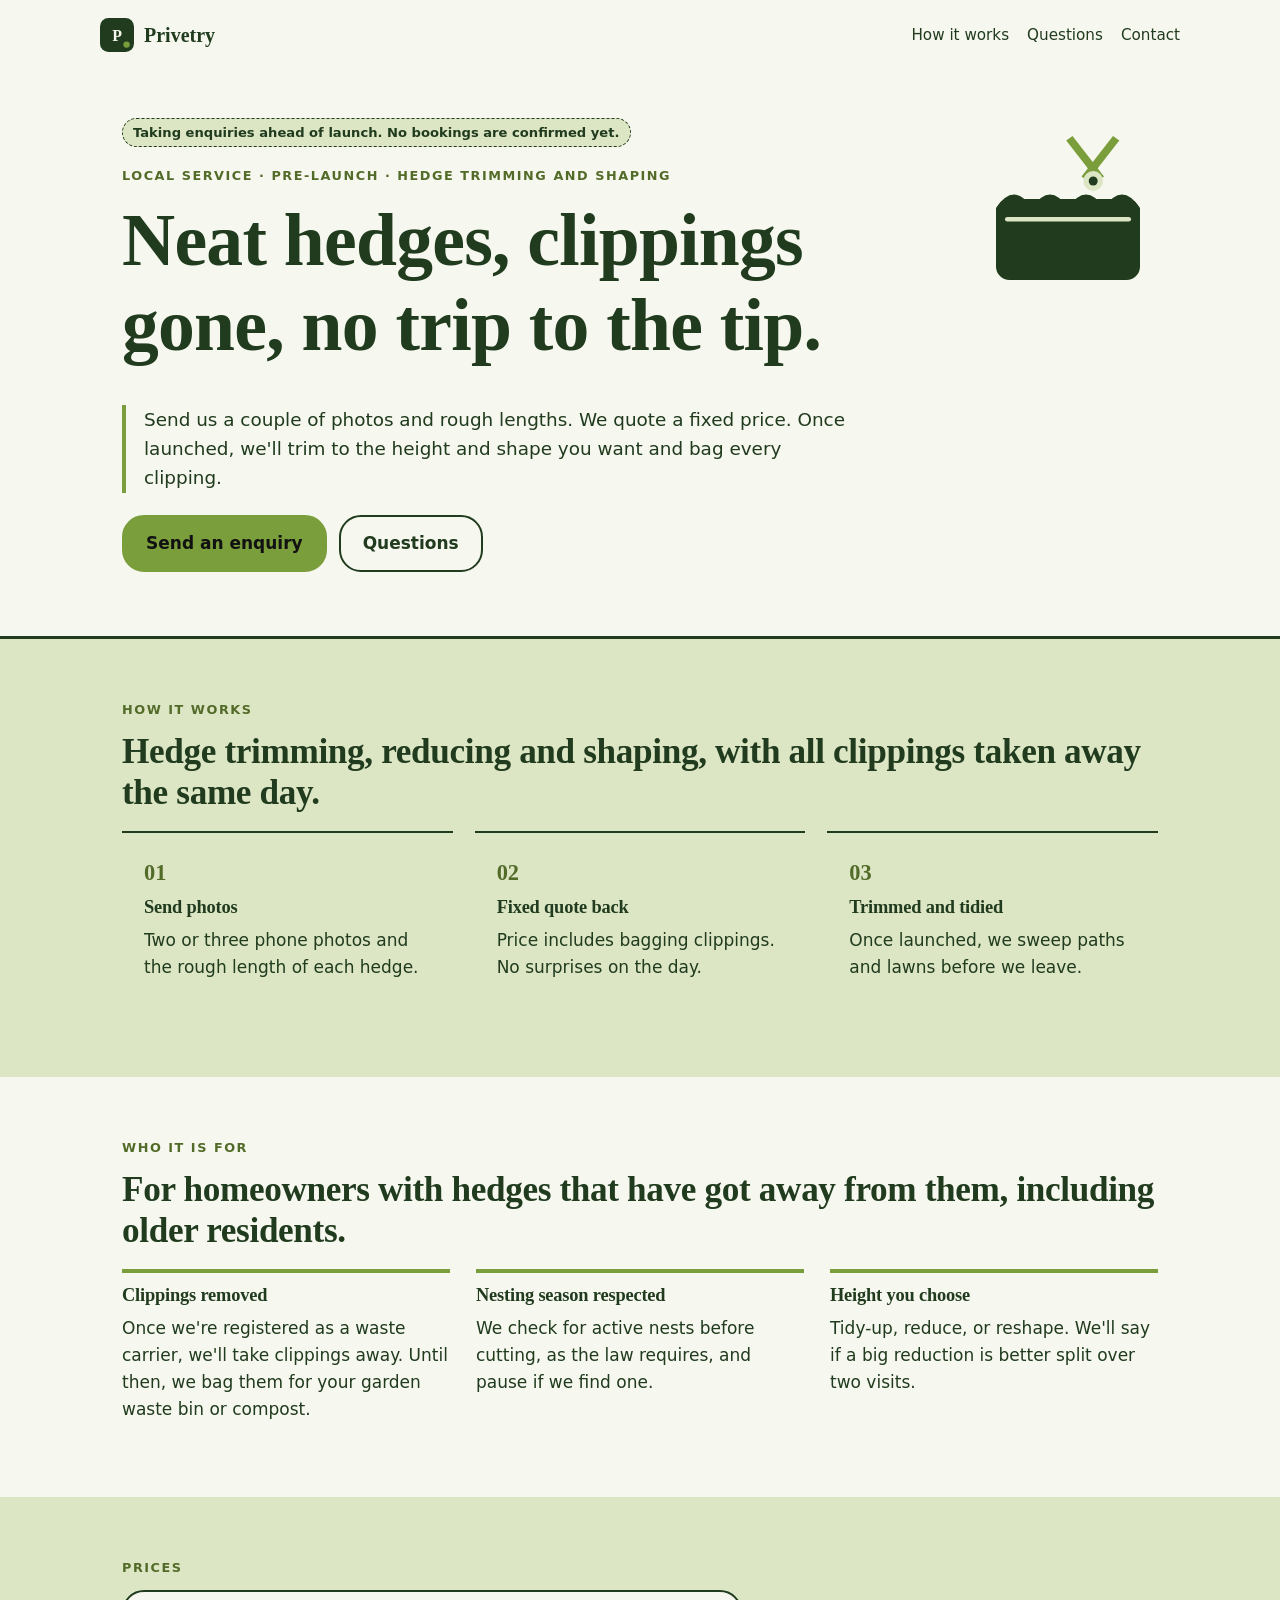
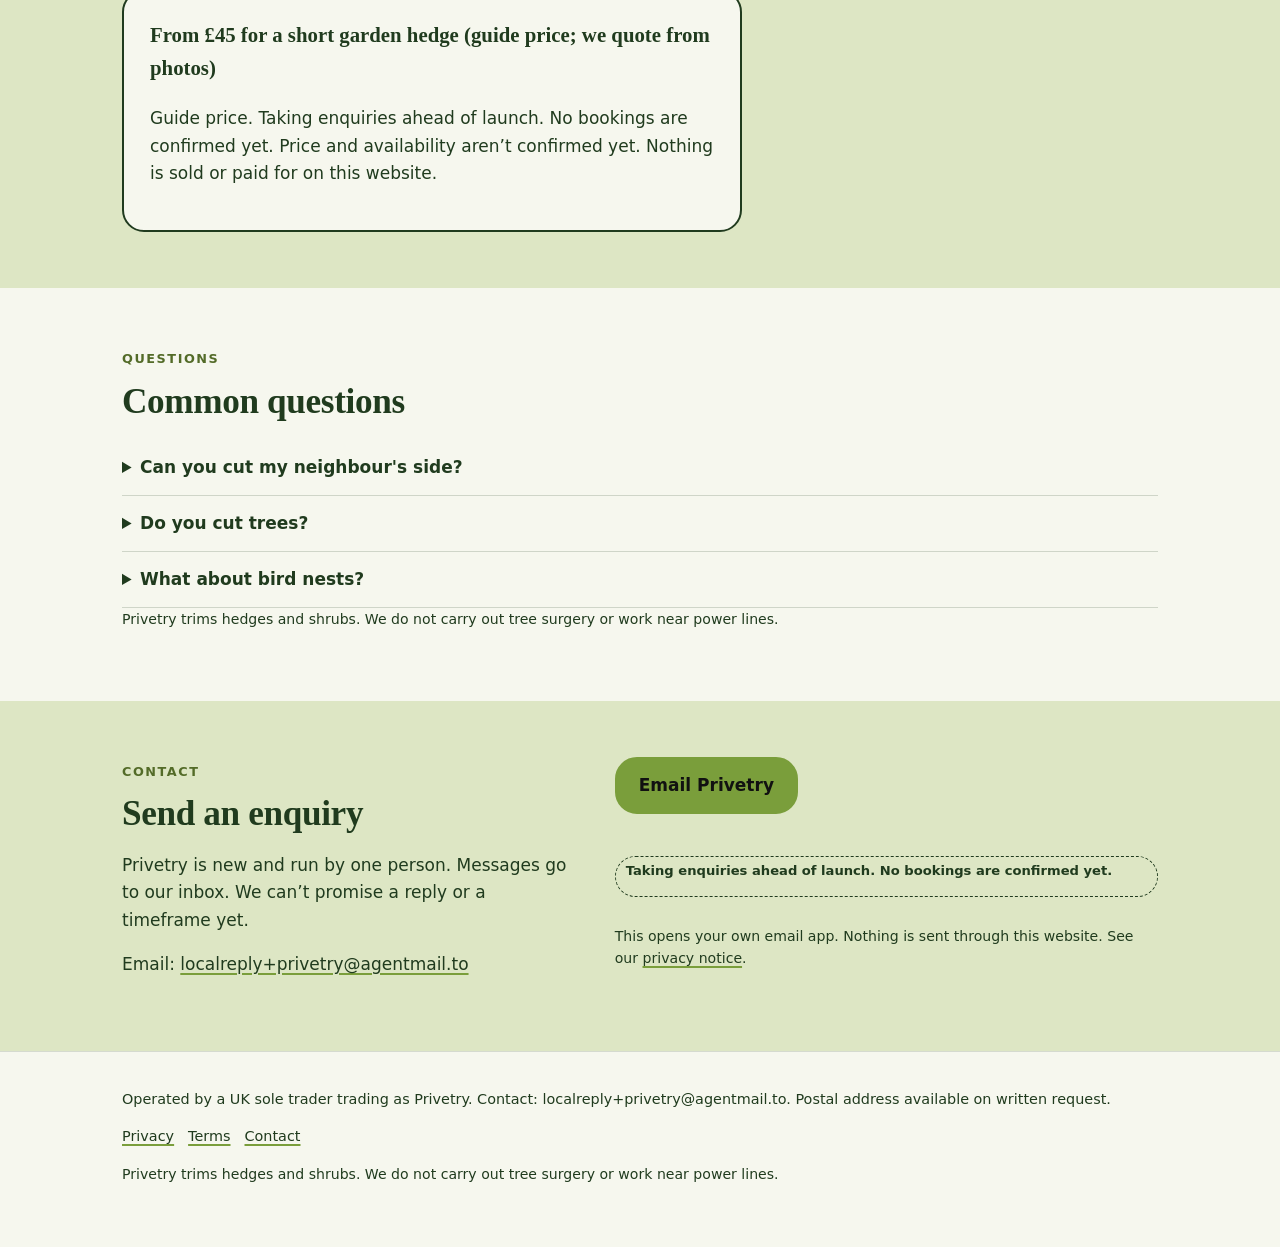
<file: index.html>
<!doctype html>
<html lang="en-GB">
<head>
<meta charset="utf-8">
<meta name="viewport" content="width=device-width, initial-scale=1">
<meta http-equiv="Content-Security-Policy" content="default-src 'self'; img-src 'self' data: https://localreplyloop.goatcounter.com; style-src 'self'; script-src 'self'; font-src 'self'; connect-src 'self'; form-action 'self'; base-uri 'self'; object-src 'none'">
<meta name="referrer" content="strict-origin-when-cross-origin">
<title>Privetry: Neat hedges, clippings gone, no trip to the tip</title>
<meta name="description" content="Hedge trimming, reducing and shaping, with all clippings taken away the same day.">
<meta name="theme-color" content="#203B1E">
<meta property="og:type" content="website"><meta property="og:title" content="Privetry: Neat hedges, clippings gone, no trip to the tip"><meta property="og:description" content="Hedge trimming, reducing and shaping, with all clippings taken away the same day.">
<meta property="og:image" content="https://evanturner557-del.github.io/privetry/assets/og.png"><meta property="og:image:width" content="1200"><meta property="og:image:height" content="630">
<meta property="og:image:alt" content="Privetry: Neat hedges, clippings gone, no trip to the tip."><meta property="og:site_name" content="Privetry"><meta property="og:locale" content="en_GB">
<meta property="og:url" content="https://evanturner557-del.github.io/privetry/"><meta name="twitter:card" content="summary_large_image">
<link rel="canonical" href="https://evanturner557-del.github.io/privetry/">
<link rel="icon" href="assets/favicon.svg" type="image/svg+xml">
<link rel="stylesheet" href="assets/site.css">
<script src="assets/config.js"></script>
<script src="assets/analytics.js" defer></script>
<script src="_shared/kit.js" defer></script>
</head>
<body>
<a class="skip" href="#main">Skip to content</a>
<header><div class="wrap top"><a class="brand" href="./"><svg viewBox="0 0 64 64" aria-hidden="true" width="34" height="34"><rect width="64" height="64" rx="16" fill="#203B1E"/><text x="32" y="43" text-anchor="middle" font-family="Georgia, serif" font-weight="700" font-size="30" fill="#F6F7EE">P</text><circle cx="50" cy="50" r="6" fill="#7A9E3B"/></svg>Privetry</a><nav aria-label="Primary"><a href="#how">How it works</a><a href="#faq">Questions</a><a href="#contact">Contact</a></nav></div></header>
<main id="main">
<section class="hero"><div class="wrap"><div class="art"><svg viewBox="0 0 400 400" aria-hidden="true" focusable="false" class="motif"><rect x="40" y="180" width="320" height="180" rx="30" fill="#203B1E"/><path d="M40 200 q40 -60 80 0 q40 -60 80 0 q40 -60 80 0 q40 -60 80 0 v20 h-320z" fill="#203B1E"/><rect x="60" y="220" width="280" height="10" rx="5" fill="#DDE6C4"/><path d="M210 40 l70 90 -14 10 -70 -90z" fill="#7A9E3B"/><path d="M300 40 l-70 90 14 10 70 -90z" fill="#7A9E3B"/><circle cx="256" cy="140" r="22" fill="#DDE6C4"/><circle cx="256" cy="140" r="10" fill="#203B1E"/></svg></div><span class="draft">Taking enquiries ahead of launch. No bookings are confirmed yet.</span><br><span class="eyebrow">Local service · pre-launch · Hedge trimming and shaping</span><h1>Neat hedges, clippings gone, no trip to the tip.</h1><p class="lede">Send us a couple of photos and rough lengths. We quote a fixed price. Once launched, we&#x27;ll trim to the height and shape you want and bag every clipping.</p><div class="ctas"><a class="btn" href="#contact" data-cta="hero">Send an enquiry</a><a class="btn ghost" href="#faq" data-cta="hero-secondary">Questions</a></div></div></section>
<section class="tint" id="how"><div class="wrap"><span class="eyebrow">How it works</span><h2>Hedge trimming, reducing and shaping, with all clippings taken away the same day.</h2><div class="steps"><div class="step"><h3>Send photos</h3><p>Two or three phone photos and the rough length of each hedge.</p></div><div class="step"><h3>Fixed quote back</h3><p>Price includes bagging clippings. No surprises on the day.</p></div><div class="step"><h3>Trimmed and tidied</h3><p>Once launched, we sweep paths and lawns before we leave.</p></div></div></div></section>
<section><div class="wrap"><span class="eyebrow">Who it is for</span><h2>For homeowners with hedges that have got away from them, including older residents.</h2><div class="points"><div class="point"><h3>Clippings removed</h3><p>Once we&#x27;re registered as a waste carrier, we&#x27;ll take clippings away. Until then, we bag them for your garden waste bin or compost.</p></div><div class="point"><h3>Nesting season respected</h3><p>We check for active nests before cutting, as the law requires, and pause if we find one.</p></div><div class="point"><h3>Height you choose</h3><p>Tidy-up, reduce, or reshape. We&#x27;ll say if a big reduction is better split over two visits.</p></div></div></div></section>
<section class="tint" id="price"><div class="wrap"><span class="eyebrow">Prices</span><div class="pricebox"><p class="price">From £45 for a short garden hedge (guide price; we quote from photos)</p><p>Guide price. Taking enquiries ahead of launch. No bookings are confirmed yet. Price and availability aren’t confirmed yet. Nothing is sold or paid for on this website.</p></div></div></section>
<section id="faq"><div class="wrap"><span class="eyebrow">Questions</span><h2>Common questions</h2><details><summary>Can you cut my neighbour&#x27;s side?</summary><p>Only with their permission. We can give you a joint quote if you both agree.</p></details><details><summary>Do you cut trees?</summary><p>No. Hedges and shrubs only. For trees, use a qualified arborist.</p></details><details><summary>What about bird nests?</summary><p>If we find an active nest we stop work on that section and come back later at no extra charge.</p></details><p class="fine" style="margin-top:18px">Privetry trims hedges and shrubs. We do not carry out tree surgery or work near power lines.</p></div></section>
<section class="tint" id="contact"><div class="wrap contact-grid"><div><span class="eyebrow">Contact</span><h2>Send an enquiry</h2><p>Privetry is new and run by one person. Messages go to our inbox. We can’t promise a reply or a timeframe yet.</p><p>Email: <a href="mailto:localreply+privetry@agentmail.to">localreply+privetry@agentmail.to</a></p></div><div class="form contact-mail"><p><a class="btn" href="mailto:localreply+privetry@agentmail.to?subject=%5BPrivetry%5D%20Enquiry" data-cta="enquire">Email Privetry</a></p><p class="draft">Taking enquiries ahead of launch. No bookings are confirmed yet.</p><p class="hint">This opens your own email app. Nothing is sent through this website. See our <a href="privacy.html">privacy notice</a>.</p></div></div></section>
</main><footer><div class="wrap"><p>Operated by a UK sole trader trading as Privetry. Contact: localreply+privetry@agentmail.to. Postal address available on written request.</p>
<p><a href="privacy.html">Privacy</a><a href="terms.html">Terms</a><a href="./#contact">Contact</a></p>
<p class="fine">Privetry trims hedges and shrubs. We do not carry out tree surgery or work near power lines.</p></div></footer>
</body></html>
</file>
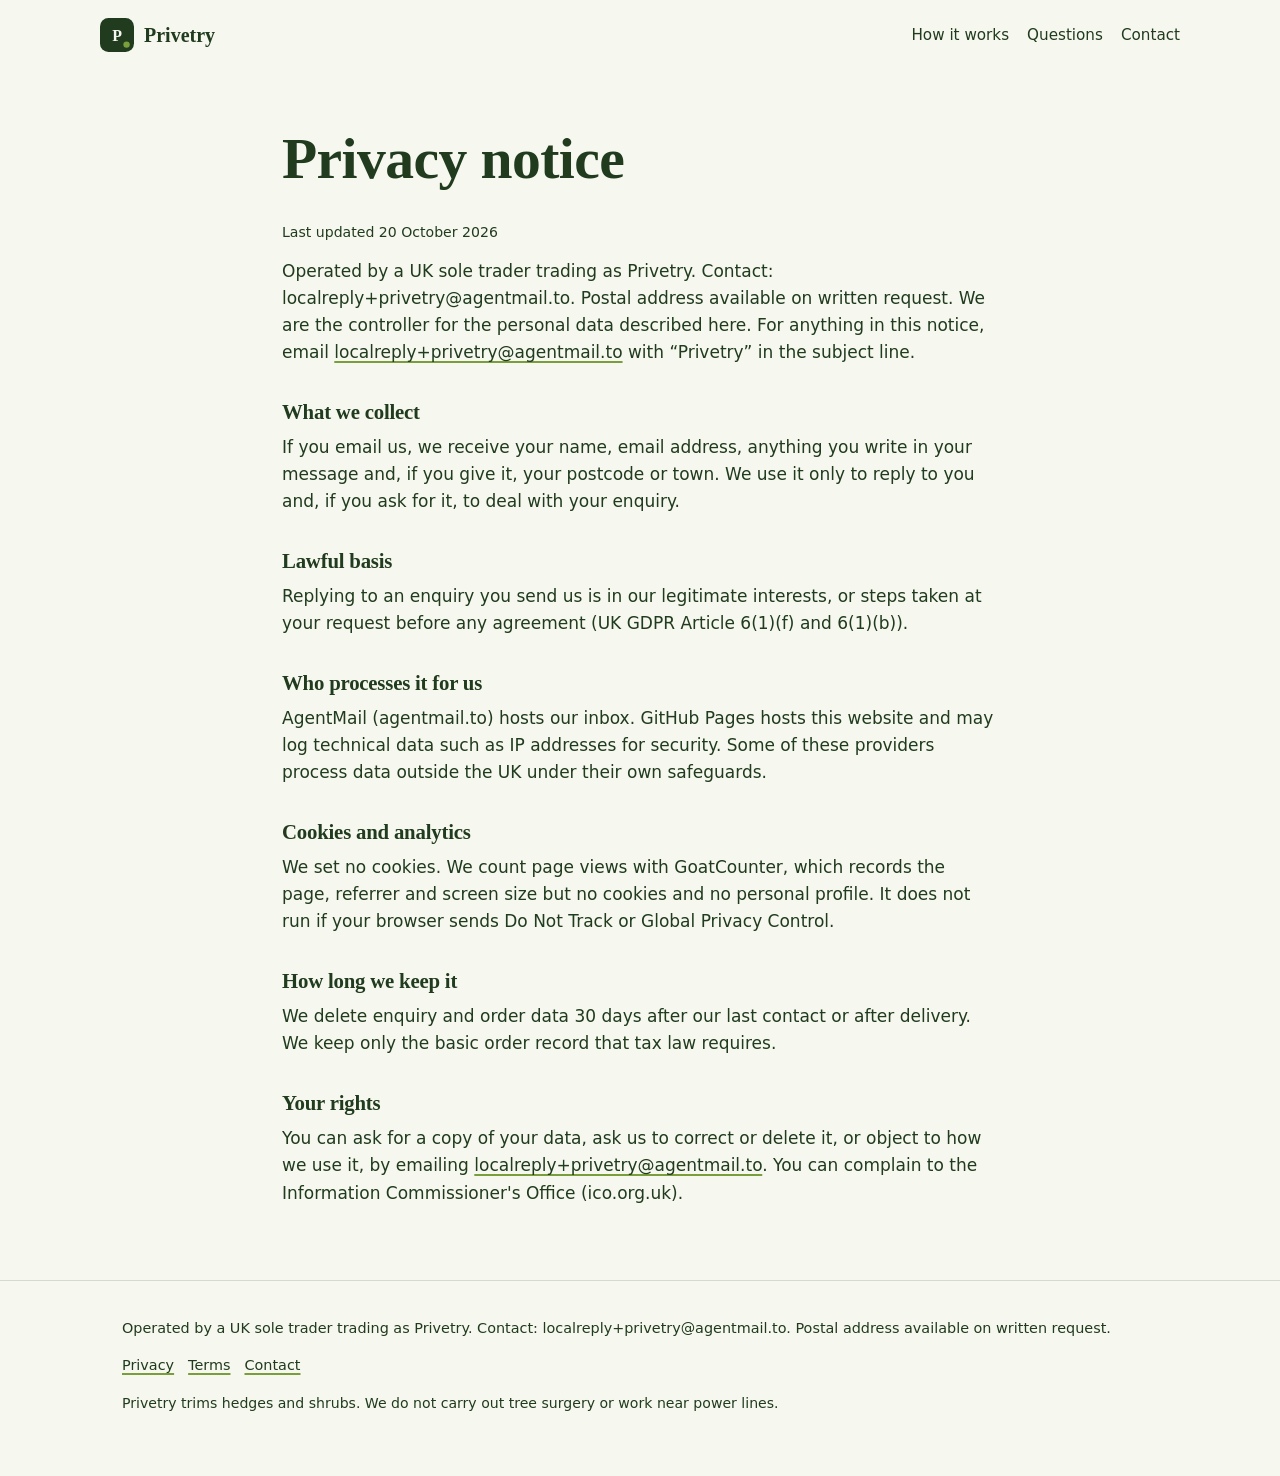
<file: privacy.html>
<!doctype html>
<html lang="en-GB">
<head>
<meta charset="utf-8">
<meta name="viewport" content="width=device-width, initial-scale=1">
<meta http-equiv="Content-Security-Policy" content="default-src 'self'; img-src 'self' data: https://localreplyloop.goatcounter.com; style-src 'self'; script-src 'self'; font-src 'self'; connect-src 'self'; form-action 'self'; base-uri 'self'; object-src 'none'">
<meta name="referrer" content="strict-origin-when-cross-origin">
<title>Privacy notice | Privetry</title>
<meta name="description" content="Privacy notice for Privetry.">
<meta name="theme-color" content="#203B1E">
<meta property="og:type" content="website"><meta property="og:title" content="Privacy notice | Privetry"><meta property="og:description" content="Privacy notice for Privetry.">
<meta property="og:image" content="https://evanturner557-del.github.io/privetry/assets/og.png"><meta property="og:image:width" content="1200"><meta property="og:image:height" content="630">
<meta property="og:image:alt" content="Privetry: Neat hedges, clippings gone, no trip to the tip."><meta property="og:site_name" content="Privetry"><meta property="og:locale" content="en_GB">
<meta property="og:url" content="https://evanturner557-del.github.io/privetry/privacy.html"><meta name="twitter:card" content="summary_large_image">
<link rel="canonical" href="https://evanturner557-del.github.io/privetry/privacy.html">
<link rel="icon" href="assets/favicon.svg" type="image/svg+xml">
<link rel="stylesheet" href="assets/site.css">
<script src="assets/config.js"></script>
<script src="assets/analytics.js" defer></script>
<script src="_shared/kit.js" defer></script>
</head>
<body>
<a class="skip" href="#main">Skip to content</a>
<header><div class="wrap top"><a class="brand" href="./"><svg viewBox="0 0 64 64" aria-hidden="true" width="34" height="34"><rect width="64" height="64" rx="16" fill="#203B1E"/><text x="32" y="43" text-anchor="middle" font-family="Georgia, serif" font-weight="700" font-size="30" fill="#F6F7EE">P</text><circle cx="50" cy="50" r="6" fill="#7A9E3B"/></svg>Privetry</a><nav aria-label="Primary"><a href="#how">How it works</a><a href="#faq">Questions</a><a href="#contact">Contact</a></nav></div></header><main id="main"><section><div class="wrap legal"><h1>Privacy notice</h1><p class="fine">Last updated 20 October 2026</p>
<p><span>Operated by a UK sole trader trading as Privetry. Contact: localreply+privetry@agentmail.to. Postal address available on written request.</span> We are the controller for the personal data described here. For anything in this notice, email <a href="mailto:localreply+privetry@agentmail.to">localreply+privetry@agentmail.to</a> with “Privetry” in the subject line.</p>
<h2>What we collect</h2><p>If you email us, we receive your name, email address, anything you write in your message and, if you give it, your postcode or town. We use it only to reply to you and, if you ask for it, to deal with your enquiry.</p>
<h2>Lawful basis</h2><p>Replying to an enquiry you send us is in our legitimate interests, or steps taken at your request before any agreement (UK GDPR Article 6(1)(f) and 6(1)(b)).</p>
<h2>Who processes it for us</h2><p>AgentMail (agentmail.to) hosts our inbox. GitHub Pages hosts this website and may log technical data such as IP addresses for security. Some of these providers process data outside the UK under their own safeguards.</p>
<h2>Cookies and analytics</h2><p>We set no cookies. We count page views with GoatCounter, which records the page, referrer and screen size but no cookies and no personal profile. It does not run if your browser sends Do Not Track or Global Privacy Control.</p>
<h2>How long we keep it</h2><p>We delete enquiry and order data 30 days after our last contact or after delivery. We keep only the basic order record that tax law requires.</p>
<h2>Your rights</h2><p>You can ask for a copy of your data, ask us to correct or delete it, or object to how we use it, by emailing <a href="mailto:localreply+privetry@agentmail.to">localreply+privetry@agentmail.to</a>. You can complain to the Information Commissioner's Office (ico.org.uk).</p></div></section></main><footer><div class="wrap"><p>Operated by a UK sole trader trading as Privetry. Contact: localreply+privetry@agentmail.to. Postal address available on written request.</p>
<p><a href="privacy.html">Privacy</a><a href="terms.html">Terms</a><a href="./#contact">Contact</a></p>
<p class="fine">Privetry trims hedges and shrubs. We do not carry out tree surgery or work near power lines.</p></div></footer>
</body></html>
</file>
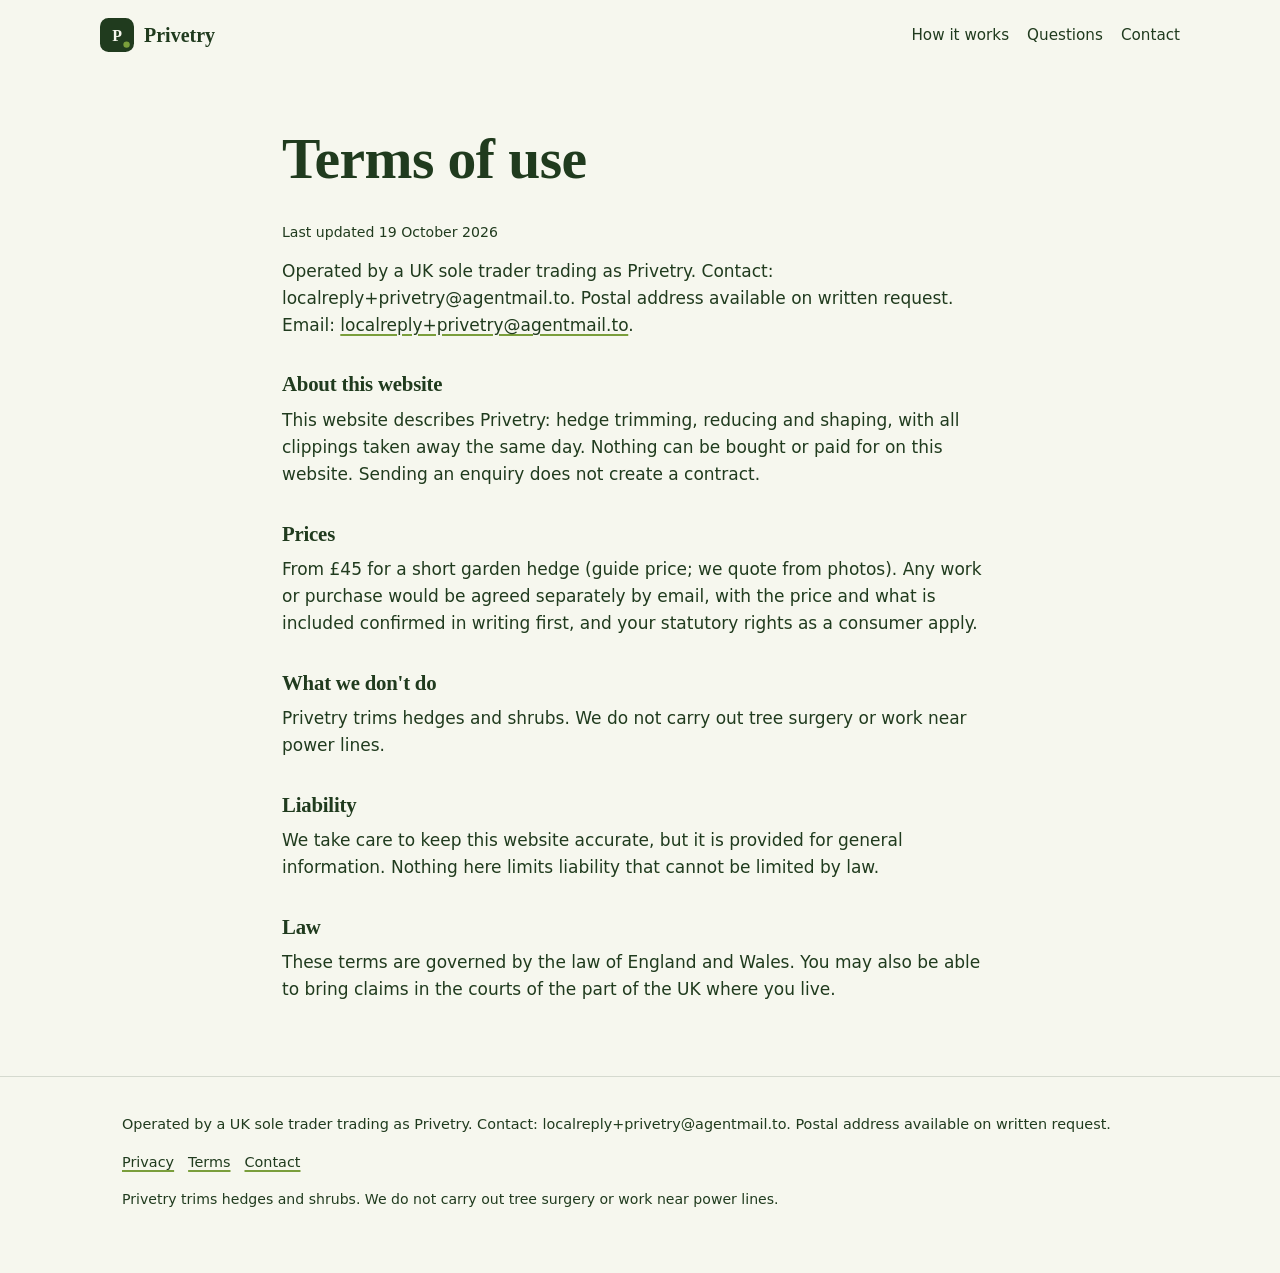
<file: terms.html>
<!doctype html>
<html lang="en-GB">
<head>
<meta charset="utf-8">
<meta name="viewport" content="width=device-width, initial-scale=1">
<meta http-equiv="Content-Security-Policy" content="default-src 'self'; img-src 'self' data: https://localreplyloop.goatcounter.com; style-src 'self'; script-src 'self'; font-src 'self'; connect-src 'self'; form-action 'self'; base-uri 'self'; object-src 'none'">
<meta name="referrer" content="strict-origin-when-cross-origin">
<title>Terms of use | Privetry</title>
<meta name="description" content="Terms of use for Privetry.">
<meta name="theme-color" content="#203B1E">
<meta property="og:type" content="website"><meta property="og:title" content="Terms of use | Privetry"><meta property="og:description" content="Terms of use for Privetry.">
<meta property="og:image" content="https://evanturner557-del.github.io/privetry/assets/og.png"><meta property="og:image:width" content="1200"><meta property="og:image:height" content="630">
<meta property="og:image:alt" content="Privetry: Neat hedges, clippings gone, no trip to the tip."><meta property="og:site_name" content="Privetry"><meta property="og:locale" content="en_GB">
<meta property="og:url" content="https://evanturner557-del.github.io/privetry/terms.html"><meta name="twitter:card" content="summary_large_image">
<link rel="canonical" href="https://evanturner557-del.github.io/privetry/terms.html">
<link rel="icon" href="assets/favicon.svg" type="image/svg+xml">
<link rel="stylesheet" href="assets/site.css">
<script src="assets/config.js"></script>
<script src="assets/analytics.js" defer></script>
<script src="_shared/kit.js" defer></script>
</head>
<body>
<a class="skip" href="#main">Skip to content</a>
<header><div class="wrap top"><a class="brand" href="./"><svg viewBox="0 0 64 64" aria-hidden="true" width="34" height="34"><rect width="64" height="64" rx="16" fill="#203B1E"/><text x="32" y="43" text-anchor="middle" font-family="Georgia, serif" font-weight="700" font-size="30" fill="#F6F7EE">P</text><circle cx="50" cy="50" r="6" fill="#7A9E3B"/></svg>Privetry</a><nav aria-label="Primary"><a href="#how">How it works</a><a href="#faq">Questions</a><a href="#contact">Contact</a></nav></div></header><main id="main"><section><div class="wrap legal"><h1>Terms of use</h1><p class="fine">Last updated 19 October 2026</p>
<p><span>Operated by a UK sole trader trading as Privetry. Contact: localreply+privetry@agentmail.to. Postal address available on written request.</span> Email: <a href="mailto:localreply+privetry@agentmail.to">localreply+privetry@agentmail.to</a>.</p>
<h2>About this website</h2><p>This website describes Privetry: hedge trimming, reducing and shaping, with all clippings taken away the same day. Nothing can be bought or paid for on this website. Sending an enquiry does not create a contract.</p>
<h2>Prices</h2><p>From £45 for a short garden hedge (guide price; we quote from photos). Any work or purchase would be agreed separately by email, with the price and what is included confirmed  in writing first, and your statutory rights as a consumer apply.</p>
<h2>What we don't do</h2><p>Privetry trims hedges and shrubs. We do not carry out tree surgery or work near power lines.</p>
<h2>Liability</h2><p>We take care to keep this website accurate, but it is provided for general information. Nothing here limits liability that cannot be limited by law.</p>
<h2>Law</h2><p>These terms are governed by the law of England and Wales. You may also be able to bring claims in the courts of the part of the UK where you live.</p></div></section></main><footer><div class="wrap"><p>Operated by a UK sole trader trading as Privetry. Contact: localreply+privetry@agentmail.to. Postal address available on written request.</p>
<p><a href="privacy.html">Privacy</a><a href="terms.html">Terms</a><a href="./#contact">Contact</a></p>
<p class="fine">Privetry trims hedges and shrubs. We do not carry out tree surgery or work near power lines.</p></div></footer>
</body></html>
</file>
<file: assets/site.css>
:root{--ink:#203B1E;--paper:#F6F7EE;--acc:#7A9E3B;--acc-text:#536B28;--on-acc:#111111;--acc-btn:#7A9E3B;--soft:#DDE6C4;--on-ink:#F6F7EE;--r:22px;--br:22px;--head:Georgia, 'Times New Roman', serif;--body:system-ui, -apple-system, 'Segoe UI', Roboto, sans-serif}
*,*::before,*::after{box-sizing:border-box}html{scroll-behavior:smooth}@media (prefers-reduced-motion:reduce){html{scroll-behavior:auto}*{transition:none!important}}
body{margin:0;font-family:var(--body);color:var(--ink);background:var(--paper);line-height:1.6;font-size:17px;-webkit-font-smoothing:antialiased}
h1,h2,h3{font-family:var(--head);line-height:1.15;margin:0 0 .5em;letter-spacing:-.01em}h1{font-size:clamp(2.1rem,5vw,3.6rem)}h2{font-size:clamp(1.5rem,3vw,2.2rem)}h3{font-size:1.15rem}
p{margin:0 0 1em}a{color:var(--ink);text-decoration-color:var(--acc);text-underline-offset:3px;text-decoration-thickness:2px}
.wrap{max-width:1080px;margin:0 auto;padding:0 22px}.skip{position:absolute;left:-999px}.skip:focus{left:12px;top:12px;background:var(--ink);color:var(--on-ink);padding:8px 12px;z-index:9}
:focus-visible{outline:3px solid var(--acc);outline-offset:2px}
.top{display:flex;align-items:center;justify-content:space-between;padding:18px 0;gap:16px}.brand{display:flex;align-items:center;gap:10px;font-family:var(--head);font-weight:700;font-size:1.25rem;text-decoration:none}
.top nav a{margin-left:18px;font-size:.95rem;text-decoration:none}.top nav a:hover{text-decoration:underline}
.btn{display:inline-block;background:var(--acc-btn);color:var(--on-acc);padding:13px 22px;border-radius:var(--br);font-weight:600;text-decoration:none;border:2px solid var(--acc-btn);cursor:pointer;font:inherit;font-weight:600}
.btn:hover{filter:none;box-shadow:inset 0 0 0 2px currentColor}.btn.ghost{background:transparent;color:var(--ink);border-color:var(--ink)}
.eyebrow{display:inline-block;font-size:.8rem;letter-spacing:.12em;text-transform:uppercase;font-weight:600;color:var(--acc-text);margin-bottom:12px}
.hero{padding:48px 0 64px}.hero .lede{font-size:1.15rem;max-width:40em}.ctas{display:flex;gap:12px;flex-wrap:wrap;margin-top:22px}
.motif{width:100%;height:auto;max-width:420px;display:block}.art{margin:0}
.draft{display:inline-block;background:var(--soft);border:1px dashed var(--ink);padding:3px 10px;border-radius:999px;font-size:.82rem;font-weight:600;margin-bottom:14px}
section{padding:56px 0}.tint{background:var(--soft)}
.steps{display:grid;grid-template-columns:repeat(auto-fit,minmax(220px,1fr));gap:22px;counter-reset:s}
.step{padding:22px;border-radius:var(--r);background:var(--paper);border:1px solid color-mix(in srgb,var(--ink) 14%,transparent)}
.step::before{counter-increment:s;content:"0" counter(s);font-family:var(--head);font-weight:700;color:var(--acc-text);display:block;font-size:1.4rem;margin-bottom:6px}
.points{display:grid;grid-template-columns:repeat(auto-fit,minmax(240px,1fr));gap:26px}.point h3{border-top:4px solid var(--acc);padding-top:12px}
.price{font-family:var(--head);font-size:1.3rem;font-weight:700}.pricebox{border:2px solid var(--ink);border-radius:var(--r);padding:26px;max-width:620px;background:var(--paper)}
details{border-bottom:1px solid color-mix(in srgb,var(--ink) 18%,transparent);padding:14px 0}summary{cursor:pointer;font-weight:600}details p{margin-top:10px}
.form{display:grid;gap:14px;max-width:620px}.form label{font-weight:600;font-size:.95rem;display:block;margin-bottom:4px}
.form input,.form textarea,.form select{width:100%;padding:12px;border:1.5px solid color-mix(in srgb,var(--ink) 40%,transparent);border-radius:calc(var(--r)/2);font:inherit;background:#fff;color:#111}
.form textarea{min-height:120px}.hint,.fine{font-size:.88rem}.form-status{font-weight:600}
.contact-grid{display:grid;grid-template-columns:1fr 1.2fr;gap:40px}@media(max-width:800px){.contact-grid{grid-template-columns:1fr}.top nav a:not([href="#contact"]){display:none}.top nav a{margin-left:0;padding:10px 0;font-weight:600}}
footer{padding:36px 0 48px;font-size:.9rem;border-top:1px solid color-mix(in srgb,var(--ink) 15%,transparent)}footer a{margin-right:14px}
.tool{background:var(--paper);border:2px solid var(--ink);border-radius:var(--r);padding:26px;max-width:640px}.tool .row{display:grid;grid-template-columns:1fr 140px;gap:12px;align-items:center;margin-bottom:10px}
.tool input[type=number]{padding:10px;border:1.5px solid var(--ink);border-radius:8px;font:inherit;width:100%}.result{margin-top:16px;padding:16px;background:var(--soft);border-radius:calc(var(--r)/2);min-height:3em}
.check h3{margin-top:18px}.check label{display:flex;gap:10px;align-items:flex-start;padding:6px 0}.check input{width:20px;height:20px;accent-color:var(--acc)}
.legal{max-width:760px}.legal h2{font-size:1.3rem;margin-top:1.6em}
.hero h1{font-size:clamp(2.4rem,6.5vw,4.6rem);max-width:13em}.hero{border-bottom:3px solid var(--ink)}.hero .art{float:right;width:180px;margin:0 0 20px 30px}.hero .lede{border-left:4px solid var(--acc);padding-left:18px}.step{border:none;border-top:2px solid var(--ink);border-radius:0;background:none}
</file>
